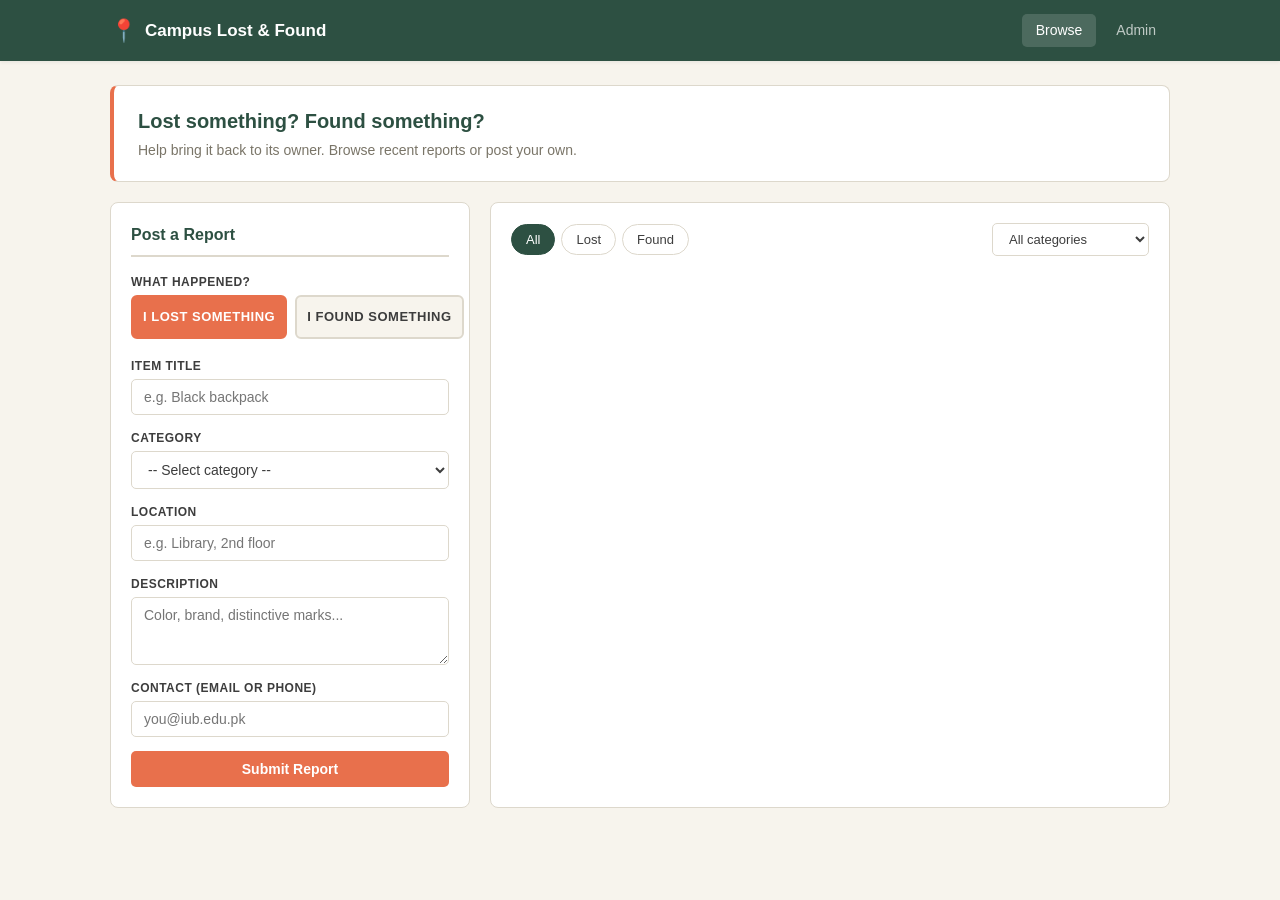
<file: index.html>
<!DOCTYPE html>
<html lang="en">
<head>
  <meta charset="UTF-8" />
  <meta name="viewport" content="width=device-width, initial-scale=1.0" />
  <title>Campus Lost &amp; Found — IUB</title>
  <link rel="stylesheet" href="style.css" />
</head>
<body>

  <!-- ── Top navigation ── -->
  <nav class="topnav">
    <div class="nav-wrap">
      <div class="brand">
        <span class="brand-icon">📍</span>
        <span class="brand-text">Campus Lost &amp; Found</span>
      </div>
      <div class="nav-links">
        <a href="index.html" class="active">Browse</a>
        <a href="admin.html">Admin</a>
      </div>
    </div>
  </nav>

  <main class="container">

    <!-- ── Hero strip ── -->
    <section class="hero">
      <h1>Lost something? Found something?</h1>
      <p>Help bring it back to its owner. Browse recent reports or post your own.</p>
    </section>

    <!-- ── Two-column layout ── -->
    <div class="layout">

      <!-- LEFT: Submit form -->
      <aside class="form-panel">
        <h2>Post a Report</h2>

        <form id="report-form" novalidate>

          <!-- Lost / Found toggle -->
          <div class="field">
            <label>What happened?</label>
            <div class="toggle-row">
              <label class="toggle">
                <input type="radio" name="type" value="lost" checked />
                <span class="toggle-pill lost">I lost something</span>
              </label>
              <label class="toggle">
                <input type="radio" name="type" value="found" />
                <span class="toggle-pill found">I found something</span>
              </label>
            </div>
          </div>

          <div class="field">
            <label for="title">Item title</label>
            <input type="text" id="title" placeholder="e.g. Black backpack" />
          </div>

          <div class="field">
            <label for="category">Category</label>
            <select id="category">
              <option value="">-- Select category --</option>
              <option value="electronics">Electronics</option>
              <option value="books">Books &amp; Stationery</option>
              <option value="cards">ID &amp; Cards</option>
              <option value="keys">Keys</option>
              <option value="bags">Bags &amp; Clothing</option>
              <option value="accessories">Accessories</option>
              <option value="other">Other</option>
            </select>
          </div>

          <div class="field">
            <label for="location">Location</label>
            <input type="text" id="location" placeholder="e.g. Library, 2nd floor" />
          </div>

          <div class="field">
            <label for="description">Description</label>
            <textarea id="description" rows="3" placeholder="Color, brand, distinctive marks..."></textarea>
          </div>

          <div class="field">
            <label for="contact">Contact (email or phone)</label>
            <input type="text" id="contact" placeholder="you@iub.edu.pk" />
          </div>

          <button type="submit" class="btn btn-primary">Submit Report</button>
        </form>
      </aside>

      <!-- RIGHT: Filter + Reports list -->
      <section class="reports-panel">

        <div class="filter-bar">
          <div class="filter-group">
            <button class="chip active" data-type="all">All</button>
            <button class="chip chip-lost"  data-type="lost">Lost</button>
            <button class="chip chip-found" data-type="found">Found</button>
          </div>

          <select id="category-filter" class="filter-select">
            <option value="">All categories</option>
            <option value="electronics">Electronics</option>
            <option value="books">Books &amp; Stationery</option>
            <option value="cards">ID &amp; Cards</option>
            <option value="keys">Keys</option>
            <option value="bags">Bags &amp; Clothing</option>
            <option value="accessories">Accessories</option>
            <option value="other">Other</option>
          </select>
        </div>

        <div id="status-msg" class="status-msg"></div>
        <div id="reports-list" class="reports-grid"></div>

      </section>
    </div>
  </main>

  <script src="app.js"></script>
</body>
</html>
</file>
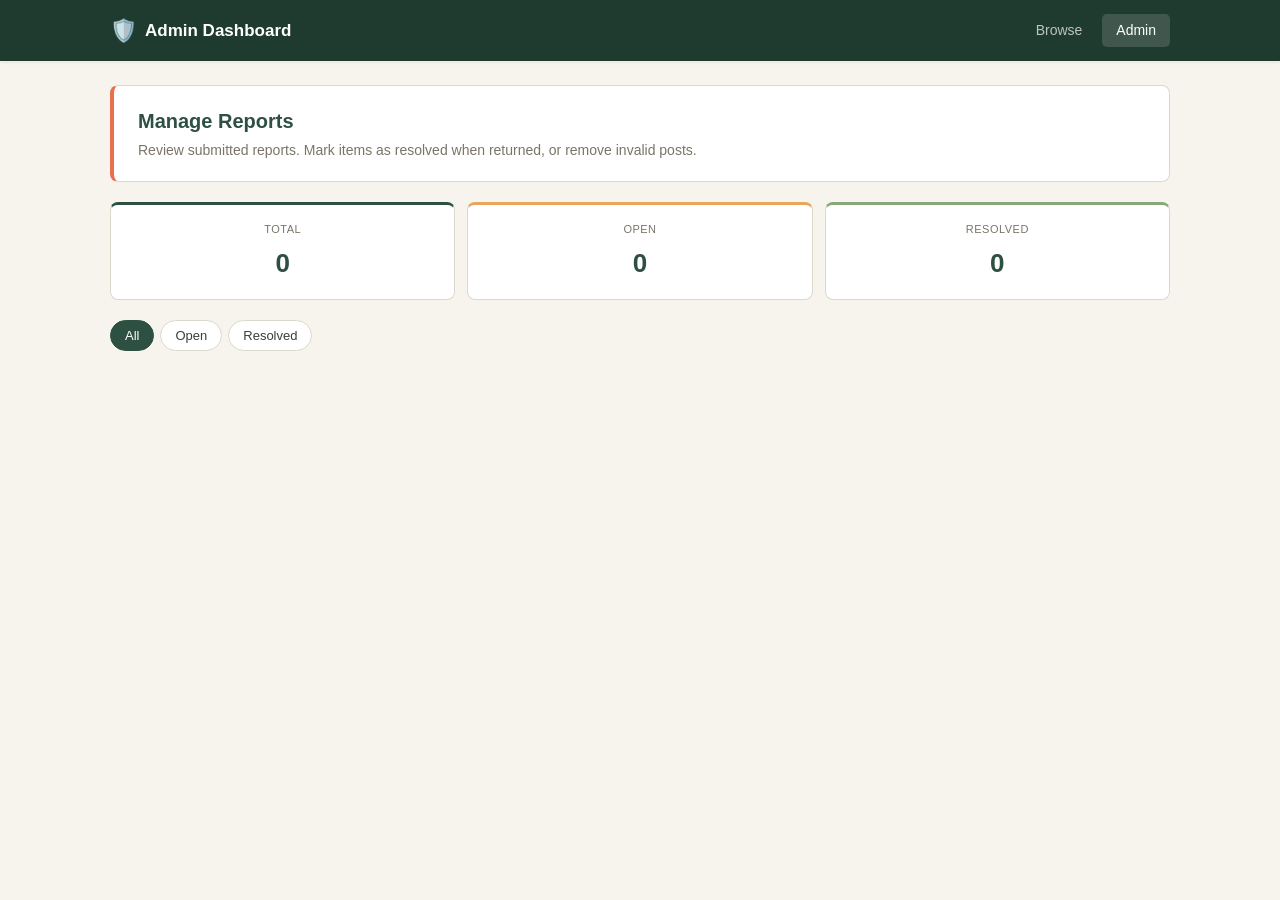
<file: admin.html>
<!DOCTYPE html>
<html lang="en">
<head>
  <meta charset="UTF-8" />
  <meta name="viewport" content="width=device-width, initial-scale=1.0" />
  <title>Admin — Campus Lost &amp; Found</title>
  <link rel="stylesheet" href="style.css" />
</head>
<body>

  <!-- Admin top bar -->
  <nav class="topnav topnav-admin">
    <div class="nav-wrap">
      <div class="brand">
        <span class="brand-icon">🛡️</span>
        <span class="brand-text">Admin Dashboard</span>
      </div>
      <div class="nav-links">
        <a href="index.html">Browse</a>
        <a href="admin.html" class="active">Admin</a>
      </div>
    </div>
  </nav>

  <main class="container">

    <section class="hero">
      <h1>Manage Reports</h1>
      <p>Review submitted reports. Mark items as resolved when returned, or remove invalid posts.</p>
    </section>

    <!-- Stats strip -->
    <div class="stats-row">
      <div class="stat-card">
        <span class="stat-label">Total</span>
        <span class="stat-value" id="stat-total">0</span>
      </div>
      <div class="stat-card stat-open">
        <span class="stat-label">Open</span>
        <span class="stat-value" id="stat-open">0</span>
      </div>
      <div class="stat-card stat-resolved">
        <span class="stat-label">Resolved</span>
        <span class="stat-value" id="stat-resolved">0</span>
      </div>
    </div>

    <!-- Filter bar -->
    <div class="filter-bar">
      <div class="filter-group">
        <button class="chip active"            data-status="all">All</button>
        <button class="chip chip-open"         data-status="open">Open</button>
        <button class="chip chip-resolved"     data-status="resolved">Resolved</button>
      </div>
    </div>

    <div id="status-msg" class="status-msg"></div>
    <div id="reports-list" class="reports-grid admin-grid"></div>

  </main>

  <script src="admin.js"></script>
</body>
</html>
</file>
<file: style.css>
/* ================================================================
   Campus Lost & Found — style.css
   Palette: Modern Sage & Coral
   ================================================================ */

*,
*::before,
*::after {
  box-sizing: border-box;
  margin: 0;
  padding: 0;
}

:root {
  --deep-sage: #2d5042;
  --sage: #87a878;
  --coral: #e8704c;
  --brick: #b33a3a;
  --cream: #f7f4ed;
  --text: #3d3d3d;
  --muted: #7a7568;
  --border: #ddd8cc;
  --white: #ffffff;
}

body {
  font-family: "Segoe UI", Arial, sans-serif;
  font-size: 15px;
  background: var(--cream);
  color: var(--text);
  line-height: 1.5;
  min-height: 100vh;
}

/* ── Top navigation ─────────────────────────────────────── */
.topnav {
  background: var(--deep-sage);
  color: var(--white);
  padding: 14px 0;
  box-shadow: 0 1px 4px rgba(0, 0, 0, 0.08);
}
.topnav-admin {
  background: #1f3a2e;
}

.nav-wrap {
  max-width: 1100px;
  margin: 0 auto;
  padding: 0 20px;
  display: flex;
  justify-content: space-between;
  align-items: center;
}
.brand {
  display: flex;
  align-items: center;
  gap: 8px;
}
.brand-icon {
  font-size: 22px;
}
.brand-text {
  font-weight: bold;
  font-size: 17px;
}

.nav-links {
  display: flex;
  gap: 6px;
}
.nav-links a {
  color: rgba(255, 255, 255, 0.7);
  text-decoration: none;
  padding: 6px 14px;
  border-radius: 5px;
  font-size: 14px;
  transition: all 0.2s;
}
.nav-links a:hover {
  background: rgba(255, 255, 255, 0.1);
  color: white;
}
.nav-links a.active {
  background: rgba(255, 255, 255, 0.15);
  color: white;
}

/* ── Container & hero ──────────────────────────────────── */
.container {
  max-width: 1100px;
  margin: 0 auto;
  padding: 24px 20px;
}

.hero {
  background: var(--white);
  border: 1px solid var(--border);
  border-left: 4px solid var(--coral);
  border-radius: 8px;
  padding: 20px 24px;
  margin-bottom: 20px;
}
.hero h1 {
  font-size: 20px;
  color: var(--deep-sage);
  margin-bottom: 4px;
}
.hero p {
  font-size: 14px;
  color: var(--muted);
}

/* ── Two-column layout (user page) ─────────────────────── */
.layout {
  display: grid;
  grid-template-columns: 360px 1fr;
  gap: 20px;
}
@media (max-width: 800px) {
  .layout {
    grid-template-columns: 1fr;
  }
}

/* ── Form panel ────────────────────────────────────────── */
.form-panel,
.reports-panel {
  background: var(--white);
  border: 1px solid var(--border);
  border-radius: 8px;
  padding: 20px;
}
.form-panel h2,
.reports-panel h2 {
  font-size: 16px;
  color: var(--deep-sage);
  margin-bottom: 16px;
  padding-bottom: 8px;
  border-bottom: 2px solid var(--border);
}

.field {
  margin-bottom: 14px;
  display: flex;
  flex-direction: column;
}
.field label {
  font-size: 12px;
  font-weight: bold;
  color: var(--text);
  margin-bottom: 4px;
  text-transform: uppercase;
  letter-spacing: 0.5px;
}
input,
select,
textarea {
  font-family: inherit;
  font-size: 14px;
  padding: 9px 12px;
  border: 1px solid var(--border);
  border-radius: 5px;
  outline: none;
  background: var(--white);
  color: var(--text);
  transition: border-color 0.2s;
  width: 100%;
}
input:focus,
select:focus,
textarea:focus {
  border-color: var(--coral);
}
textarea {
  resize: vertical;
}

/* ── Toggle pills (lost/found) ─────────────────────────── */
.toggle-row {
  display: flex;
  gap: 8px;
}
.toggle {
  flex: 1;
  cursor: pointer;
}
.toggle input {
  display: none;
}
.toggle-pill {
  display: block;
  padding: 10px;
  border: 2px solid var(--border);
  border-radius: 6px;
  text-align: center;
  font-size: 13px;
  font-weight: bold;
  transition: all 0.2s;
  background: var(--cream);
  white-space: nowrap;
}
.toggle input:checked + .toggle-pill.lost {
  background: var(--coral);
  color: white;
  border-color: var(--coral);
}
.toggle input:checked + .toggle-pill.found {
  background: var(--sage);
  color: white;
  border-color: var(--sage);
}

/* ── Buttons ───────────────────────────────────────────── */
.btn {
  padding: 10px 20px;
  border: none;
  border-radius: 5px;
  font-size: 14px;
  font-weight: bold;
  cursor: pointer;
  transition:
    opacity 0.2s,
    transform 0.1s;
}
.btn:hover {
  opacity: 0.9;
}
.btn:active {
  transform: translateY(1px);
}
.btn-primary {
  background: var(--coral);
  color: white;
  width: 100%;
}
.btn-resolve {
  background: var(--sage);
  color: white;
}
.btn-delete {
  background: var(--brick);
  color: white;
}
.btn-sm {
  padding: 6px 12px;
  font-size: 12px;
}

/* ── Filter bar ────────────────────────────────────────── */
.filter-bar {
  display: flex;
  justify-content: space-between;
  align-items: center;
  flex-wrap: wrap;
  gap: 12px;
  margin-bottom: 16px;
}
.filter-group {
  display: flex;
  gap: 6px;
}
.chip {
  padding: 7px 14px;
  background: var(--white);
  border: 1px solid var(--border);
  border-radius: 20px;
  cursor: pointer;
  font-size: 13px;
  color: var(--text);
  transition: all 0.2s;
}
.chip:hover {
  border-color: var(--deep-sage);
}
.chip.active {
  background: var(--deep-sage);
  color: white;
  border-color: var(--deep-sage);
}
.filter-select {
  padding: 7px 12px;
  font-size: 13px;
  background: var(--white);
  border: 1px solid var(--border);
  border-radius: 5px;
  width: auto;
  cursor: pointer;
}

/* ── Reports grid ──────────────────────────────────────── */
.reports-grid {
  display: grid;
  grid-template-columns: repeat(auto-fill, minmax(280px, 1fr));
  gap: 14px;
}
.admin-grid {
  grid-template-columns: repeat(auto-fill, minmax(320px, 1fr));
}

/* ── Report card ───────────────────────────────────────── */
.report-card {
  background: var(--white);
  border: 1px solid var(--border);
  border-radius: 8px;
  padding: 14px;
  transition:
    transform 0.15s,
    box-shadow 0.15s;
}
.report-card:hover {
  transform: translateY(-2px);
  box-shadow: 0 4px 12px rgba(0, 0, 0, 0.08);
}
.report-card.lost {
  border-top: 3px solid var(--coral);
}
.report-card.found {
  border-top: 3px solid var(--sage);
}

.card-head {
  display: flex;
  justify-content: space-between;
  align-items: center;
  margin-bottom: 8px;
}
.badge {
  display: inline-block;
  padding: 3px 10px;
  border-radius: 12px;
  font-size: 11px;
  font-weight: bold;
  text-transform: uppercase;
  letter-spacing: 0.5px;
}
.badge-lost {
  background: #fdeee7;
  color: var(--coral);
}
.badge-found {
  background: #e8f1e2;
  color: var(--deep-sage);
}
.badge-open {
  background: #fff4e0;
  color: #b07105;
}
.badge-resolved {
  background: #e8f1e2;
  color: var(--deep-sage);
}
.badge-cat {
  background: #f0ede3;
  color: var(--muted);
}

.card-title {
  font-size: 15px;
  font-weight: bold;
  margin-bottom: 6px;
  color: var(--text);
}
.card-desc {
  font-size: 13px;
  color: var(--muted);
  margin-bottom: 10px;
  line-height: 1.4;
}
.card-meta {
  font-size: 11.5px;
  color: var(--muted);
  display: flex;
  flex-direction: column;
  gap: 2px;
  padding-top: 8px;
  border-top: 1px solid var(--border);
}
.card-meta strong {
  color: var(--text);
}
.card-actions {
  display: flex;
  gap: 6px;
  margin-top: 10px;
  padding-top: 10px;
  border-top: 1px solid var(--border);
}

/* ── Stats cards (admin) ──────────────────────────────── */
.stats-row {
  display: grid;
  grid-template-columns: repeat(3, 1fr);
  gap: 12px;
  margin-bottom: 20px;
}
.stat-card {
  background: var(--white);
  border: 1px solid var(--border);
  border-radius: 8px;
  padding: 16px;
  text-align: center;
  border-top: 3px solid var(--deep-sage);
}
.stat-card.stat-open {
  border-top-color: #e8a55b;
}
.stat-card.stat-resolved {
  border-top-color: var(--sage);
}
.stat-label {
  display: block;
  font-size: 11px;
  text-transform: uppercase;
  letter-spacing: 0.5px;
  color: var(--muted);
  margin-bottom: 6px;
}
.stat-value {
  display: block;
  font-size: 26px;
  font-weight: bold;
  color: var(--deep-sage);
}

/* ── Status messages (loading / error / empty) ─────────── */
.status-msg {
  padding: 14px;
  text-align: center;
  color: var(--muted);
  font-size: 14px;
  font-style: italic;
  display: none;
}
.status-msg.visible {
  display: block;
}
.status-msg.error {
  color: var(--brick);
  font-style: normal;
  font-weight: bold;
}

/* ── Utility ───────────────────────────────────────────── */
.hidden {
  display: none !important;
}
</file>
